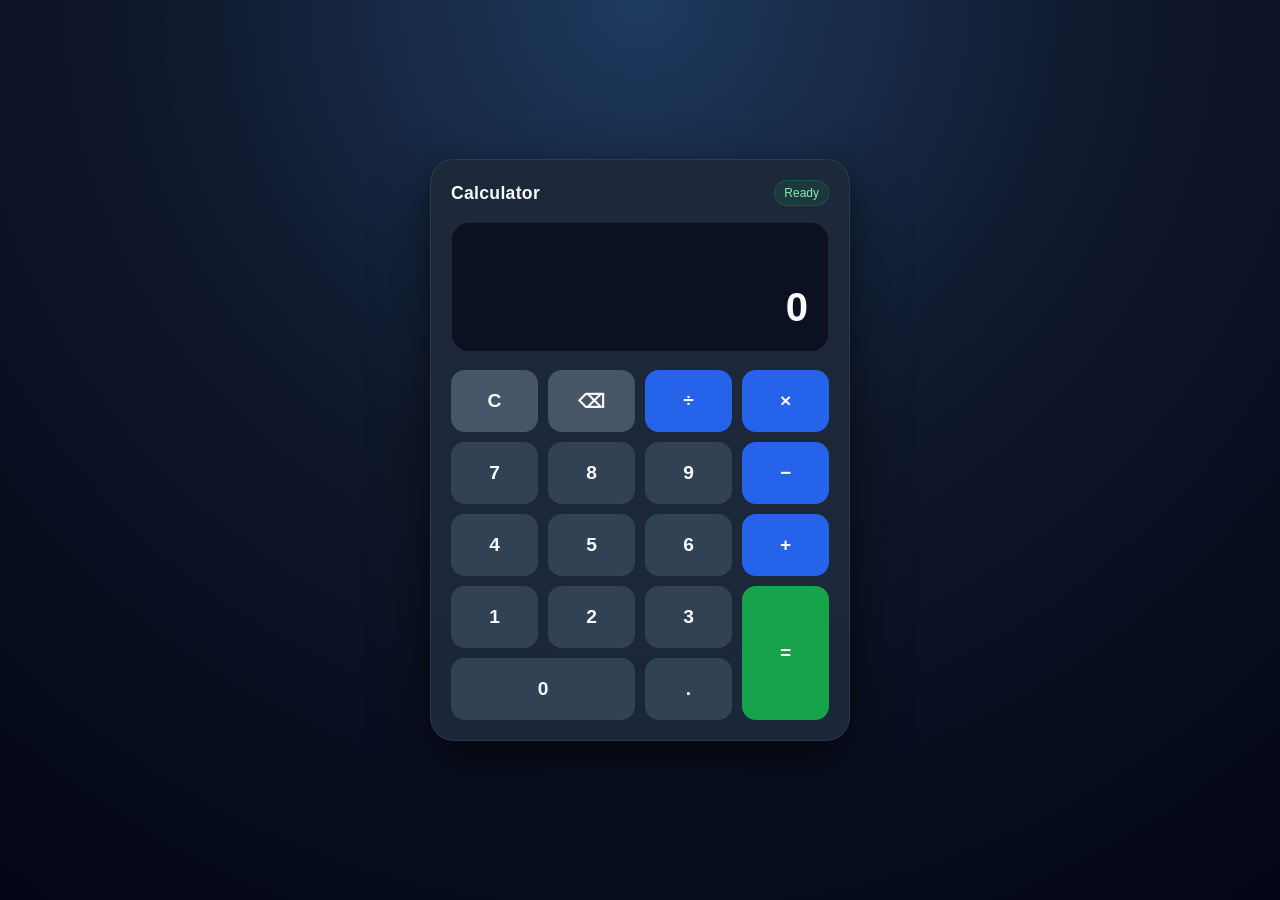
<file: Task1/index.html>
<!DOCTYPE html>
<html lang="en">
<head>
    <meta charset="UTF-8">
    <meta name="viewport" content="width=device-width, initial-scale=1.0">

    <title>Professional Calculator</title>

    <link rel="stylesheet" href="style.css">
</head>

<body>

    <main class="calculator-container">

        <section class="calculator" aria-label="Calculator">

            <div class="calculator-header">
                <span class="calculator-title">Calculator</span>
                <span class="calculator-status">Ready</span>
            </div>

            <div
    class="display"
    role="status"
    aria-live="polite"
    aria-label="Calculator display">
                <div class="previous-display" id="previousDisplay"></div>
                <div class="current-display" id="currentDisplay">0</div>
            </div>

            <div class="buttons">

                <button
    class="calculator-button function"
    data-action="clear"
    aria-label="Clear calculator">
    C
</button>

                <button
    class="calculator-button function"
    data-action="backspace"
    aria-label="Delete last digit">
    ⌫
</button>

                <button
    class="calculator-button operator"
    data-operator="÷"
    aria-label="Divide">
    ÷
</button>

                <button
    class="calculator-button operator"
    data-operator="×"
    aria-label="Multiply">
    ×
</button>

                <button class="calculator-button number" data-number="7">
                    7
                </button>

                <button class="calculator-button number" data-number="8">
                    8
                </button>

                <button class="calculator-button number" data-number="9">
                    9
                </button>

                <button
    class="calculator-button operator"
    data-operator="-"
    aria-label="Subtract">
    −
</button>

                <button class="calculator-button number" data-number="4">
                    4
                </button>

                <button class="calculator-button number" data-number="5">
                    5
                </button>

                <button class="calculator-button number" data-number="6">
                    6
                </button>

                <button
    class="calculator-button operator"
    data-operator="+"
    aria-label="Add">
    +
</button>

                <button class="calculator-button number" data-number="1">
                    1
                </button>

                <button class="calculator-button number" data-number="2">
                    2
                </button>

                <button class="calculator-button number" data-number="3">
                    3
                </button>

                <button
    class="calculator-button equals"
    data-action="calculate"
    aria-label="Calculate result">
    =
</button>

                <button class="calculator-button number zero" data-number="0">
                    0
                </button>

                <button class="calculator-button number" data-action="decimal">
                    .
                </button>

            </div>

        </section>

    </main>

    <script src="script.js"></script>

</body>
</html>
</file>
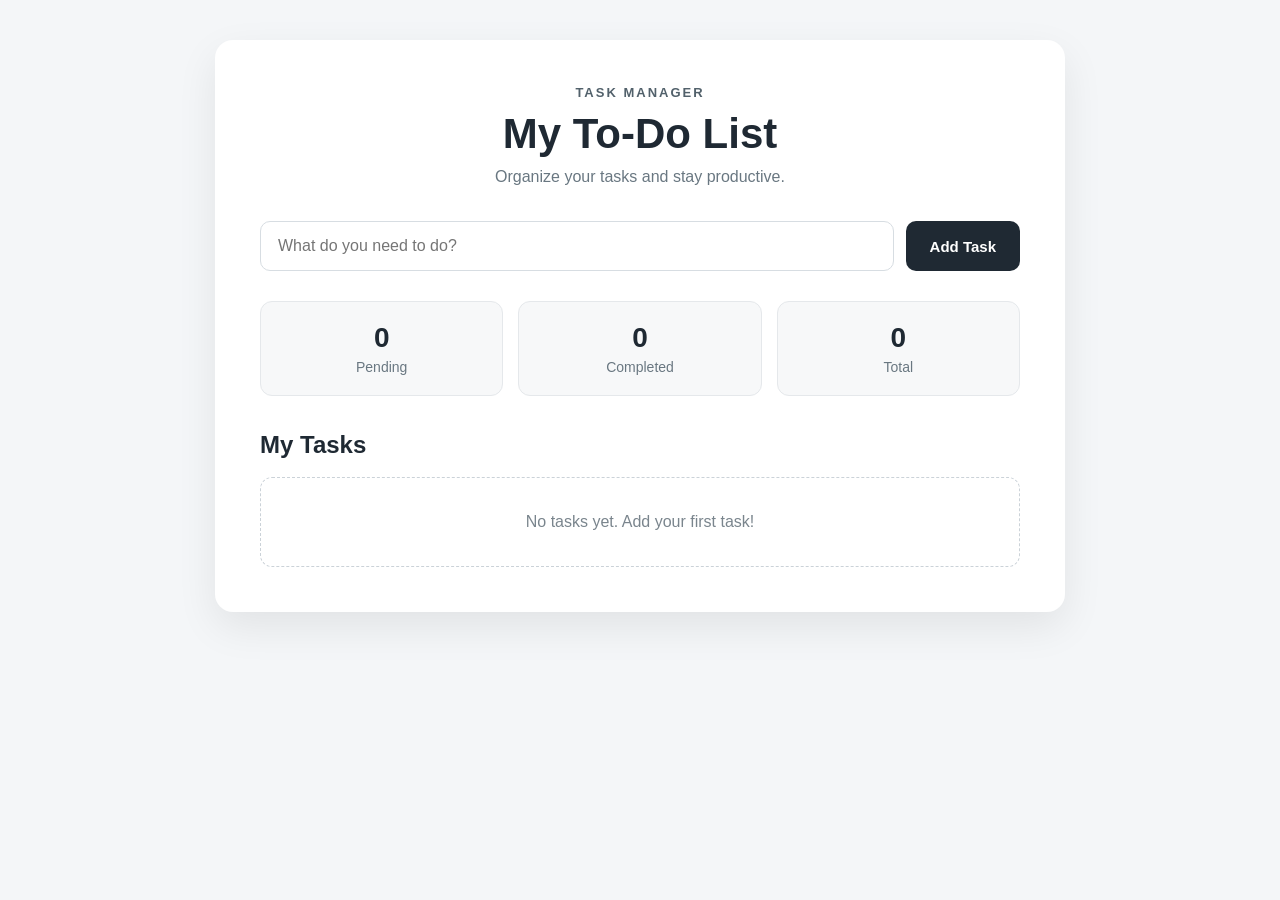
<file: Task3/index.html>
<!DOCTYPE html>
<html lang="en">
<head>
    <meta charset="UTF-8">
    <meta name="viewport" content="width=device-width, initial-scale=1.0">

    <meta
        name="description"
        content="A professional To-Do Web App for managing daily tasks."
    >

    <title>To-Do Web App</title>

    <link rel="stylesheet" href="style.css">
</head>

<body>

    <main class="app">

        <header class="app-header">
            <p class="eyebrow">TASK MANAGER</p>
            <h1>My To-Do List</h1>
            <p class="subtitle">
                Organize your tasks and stay productive.
            </p>
        </header>

        <section class="task-input-section" aria-label="Add a new task">
            <input
                type="text"
                id="taskInput"
                placeholder="What do you need to do?"
                maxlength="100"
            >

            <button id="addTaskBtn" type="button">
                Add Task
            </button>
        </section>

        <section class="task-summary" aria-label="Task summary">
            <div class="summary-card">
                <span id="pendingCount">0</span>
                <p>Pending</p>
            </div>

            <div class="summary-card">
                <span id="completedCount">0</span>
                <p>Completed</p>
            </div>

            <div class="summary-card">
                <span id="totalCount">0</span>
                <p>Total</p>
            </div>
        </section>

        <section class="tasks-section" aria-labelledby="tasks-heading">
            <div class="section-heading">
                <h2 id="tasks-heading">My Tasks</h2>
            </div>

            <div id="taskList" class="task-list">
                <p class="empty-message">
                    No tasks yet. Add your first task!
                </p>
            </div>
        </section>

    </main>

    <script src="script.js"></script>

</body>
</html>
</file>
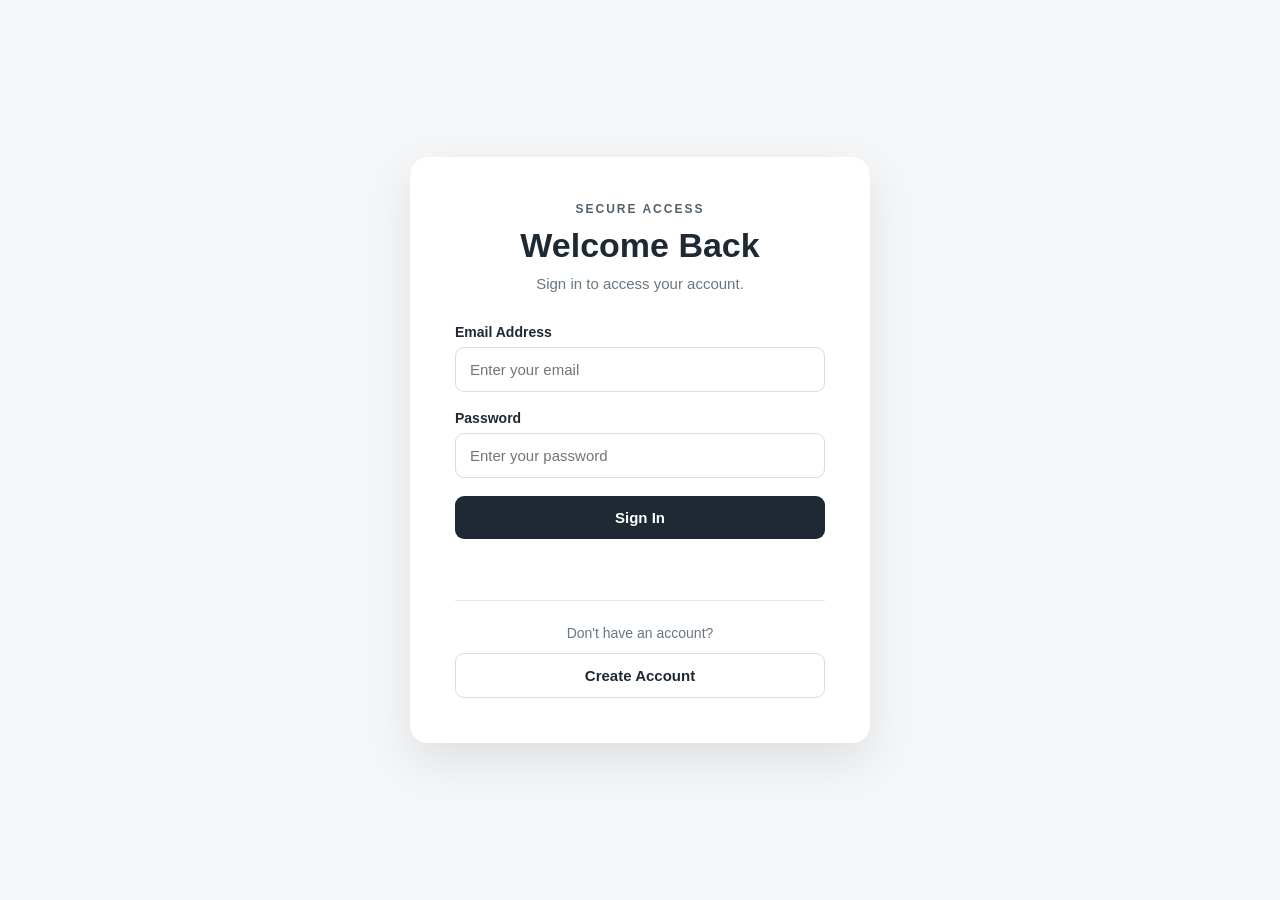
<file: Task4/index.html>
<!DOCTYPE html>
<html lang="en">
<head>
    <meta charset="UTF-8">
    <meta name="viewport" content="width=device-width, initial-scale=1.0">

    <meta
        name="description"
        content="A secure and responsive login authentication system."
    >

    <title>Login Authentication System</title>

    <link rel="stylesheet" href="style.css">
</head>

<body>

    <main class="auth-container">

        <section class="auth-card">

            <div class="auth-header">
                <p class="eyebrow">SECURE ACCESS</p>

                <h1>Welcome Back</h1>

                <p>
                    Sign in to access your account.
                </p>
            </div>


            <!-- Login Form -->

            <form id="loginForm" class="auth-form">

                <div class="form-group">
                    <label for="loginEmail">Email Address</label>

                    <input
                        type="email"
                        id="loginEmail"
                        placeholder="Enter your email"
                        autocomplete="email"
                        required
                    >
                </div>


                <div class="form-group">
                    <label for="loginPassword">Password</label>

                    <input
                        type="password"
                        id="loginPassword"
                        placeholder="Enter your password"
                        autocomplete="current-password"
                        required
                    >
                </div>


                <button type="submit" class="primary-btn">
                    Sign In
                </button>

                <p id="loginMessage" class="form-message"></p>

            </form>


            <!-- Registration Form -->

            <div class="register-section">

                <p>Don't have an account?</p>

                <button
                    type="button"
                    id="showRegisterBtn"
                    class="secondary-btn"
                >
                    Create Account
                </button>

            </div>


            <form id="registerForm" class="auth-form hidden">

                <div class="form-group">
                    <label for="registerName">Full Name</label>

                    <input
                        type="text"
                        id="registerName"
                        placeholder="Enter your name"
                        autocomplete="name"
                        required
                    >
                </div>


                <div class="form-group">
                    <label for="registerEmail">Email Address</label>

                    <input
                        type="email"
                        id="registerEmail"
                        placeholder="Enter your email"
                        autocomplete="email"
                        required
                    >
                </div>


                <div class="form-group">
                    <label for="registerPassword">Password</label>

                    <input
                        type="password"
                        id="registerPassword"
                        placeholder="Create a password"
                        autocomplete="new-password"
                        minlength="8"
                        required
                    >
                </div>


                <div class="form-group">
                    <label for="confirmPassword">Confirm Password</label>

                    <input
                        type="password"
                        id="confirmPassword"
                        placeholder="Confirm your password"
                        autocomplete="new-password"
                        minlength="8"
                        required
                    >
                </div>


                <p class="password-hint">
                    Password must contain at least 8 characters,
                    including a letter and a number.
                </p>


                <button type="submit" class="primary-btn">
                    Create Account
                </button>

                <p id="registerMessage" class="form-message"></p>

            </form>

        </section>

    </main>


    <script src="script.js"></script>

</body>
</html>
</file>
<file: Task1/style.css>
/* =========================================
   PROFESSIONAL CALCULATOR
   Oasis Infobyte - Level 2 Task 1
   ========================================= */

/* ---------- Base Reset ---------- */

* {
    margin: 0;
    padding: 0;
    box-sizing: border-box;
}

:root {
    --background: #0f172a;
    --calculator: #1e293b;
    --display: #0b1120;
    --button: #334155;
    --button-hover: #475569;
    --operator: #2563eb;
    --operator-hover: #1d4ed8;
    --function: #475569;
    --equals: #16a34a;
    --equals-hover: #15803d;
    --text-primary: #f8fafc;
    --text-secondary: #94a3b8;
    --border: rgba(255, 255, 255, 0.08);
}

/* ---------- Page ---------- */

body {
    min-height: 100vh;
    font-family: "Segoe UI", Arial, sans-serif;
    background: radial-gradient(
        circle at top,
        #1e3a5f 0%,
        var(--background) 45%,
        #020617 100%
    );
    color: var(--text-primary);

    display: flex;
    justify-content: center;
    align-items: center;

    padding: 24px;
}

/* ---------- Main Container ---------- */

.calculator-container {
    width: 100%;
    max-width: 420px;
}

/* ---------- Calculator ---------- */

.calculator {
    width: 100%;
    background: rgba(30, 41, 59, 0.95);

    border: 1px solid var(--border);
    border-radius: 24px;

    padding: 20px;

    box-shadow:
        0 25px 60px rgba(0, 0, 0, 0.45),
        0 8px 20px rgba(0, 0, 0, 0.25);

    backdrop-filter: blur(12px);
}

/* ---------- Header ---------- */

.calculator-header {
    display: flex;
    justify-content: space-between;
    align-items: center;

    margin-bottom: 16px;
}

.calculator-title {
    font-size: 1.1rem;
    font-weight: 600;
    letter-spacing: 0.3px;
}

.calculator-status {
    font-size: 0.75rem;
    color: #86efac;

    background: rgba(34, 197, 94, 0.1);
    border: 1px solid rgba(34, 197, 94, 0.2);

    padding: 5px 9px;
    border-radius: 20px;
}

/* ---------- Display ---------- */

.display {
    min-height: 130px;

    background: var(--display);

    border: 1px solid var(--border);
    border-radius: 18px;

    padding: 20px;

    margin-bottom: 18px;

    display: flex;
    flex-direction: column;
    justify-content: flex-end;
    align-items: flex-end;

    overflow: hidden;
}

.previous-display {
    width: 100%;

    min-height: 25px;

    color: var(--text-secondary);
    font-size: 0.95rem;

    text-align: right;

    overflow: hidden;
    text-overflow: ellipsis;
    white-space: nowrap;
}

.current-display {
    width: 100%;

    margin-top: 6px;

    color: var(--text-primary);

    font-size: 2.5rem;
    font-weight: 600;

    line-height: 1.2;

    text-align: right;

    overflow: hidden;
    text-overflow: ellipsis;
    white-space: nowrap;
}

/* ---------- Button Grid ---------- */

.buttons {
    display: grid;

    grid-template-columns: repeat(4, 1fr);

    gap: 10px;
}

/* ---------- General Button ---------- */

.calculator-button {
    border: none;
    border-radius: 14px;

    min-height: 62px;

    background: var(--button);
    color: var(--text-primary);

    font-size: 1.2rem;
    font-weight: 600;

    cursor: pointer;

    transition:
        transform 0.15s ease,
        background-color 0.15s ease,
        box-shadow 0.15s ease;

    user-select: none;
}

/* ---------- Hover ---------- */

.calculator-button:hover {
    background: var(--button-hover);

    transform: translateY(-2px);

    box-shadow: 0 6px 14px rgba(0, 0, 0, 0.2);
}

/* ---------- Click ---------- */

.calculator-button:active {
    transform: translateY(0);

    box-shadow: none;
}

/* ---------- Keyboard Focus ---------- */

.calculator-button:focus-visible {
    outline: 3px solid rgba(96, 165, 250, 0.7);
    outline-offset: 2px;
}

/* ---------- Operators ---------- */

.calculator-button.operator {
    background: var(--operator);
}

.calculator-button.operator:hover {
    background: var(--operator-hover);
}

/* ---------- Function Buttons ---------- */

.calculator-button.function {
    background: var(--function);
}

/* ---------- Equals ---------- */

.calculator-button.equals {
    background: var(--equals);

    grid-row: span 2;
}

.calculator-button.equals:hover {
    background: var(--equals-hover);
}

/* ---------- Zero Button ---------- */

.calculator-button.zero {
    grid-column: span 2;
}

/* ---------- Responsive Design ---------- */

@media (max-width: 480px) {

    body {
        padding: 14px;
    }

    .calculator {
        padding: 16px;

        border-radius: 20px;
    }

    .display {
        min-height: 115px;

        padding: 16px;
    }

    .current-display {
        font-size: 2.1rem;
    }

    .calculator-button {
        min-height: 58px;

        border-radius: 12px;

        font-size: 1.1rem;
    }

    .buttons {
        gap: 8px;
    }
}

/* ---------- Very Small Screens ---------- */

@media (max-width: 350px) {

    .calculator {
        padding: 12px;
    }

    .calculator-button {
        min-height: 52px;
        font-size: 1rem;
    }

    .current-display {
        font-size: 1.8rem;
    }
}
</file>
<file: Task3/style.css>
/* ================================
   Base Styles
================================ */

* {
    margin: 0;
    padding: 0;
    box-sizing: border-box;
}

body {
    min-height: 100vh;
    font-family: Arial, Helvetica, sans-serif;
    background: #f4f6f8;
    color: #1f2933;
    padding: 40px 20px;
}


/* ================================
   Main App
================================ */

.app {
    width: 100%;
    max-width: 850px;
    margin: 0 auto;
    background: #ffffff;
    border-radius: 18px;
    padding: 45px;
    box-shadow: 0 15px 40px rgba(0, 0, 0, 0.08);
}


/* ================================
   Header
================================ */

.app-header {
    text-align: center;
    margin-bottom: 35px;
}

.eyebrow {
    font-size: 13px;
    font-weight: 700;
    letter-spacing: 2px;
    margin-bottom: 10px;
    color: #52616b;
}

.app-header h1 {
    font-size: 42px;
    margin-bottom: 10px;
}

.subtitle {
    color: #697781;
    font-size: 16px;
}


/* ================================
   Task Input
================================ */

.task-input-section {
    display: flex;
    gap: 12px;
    margin-bottom: 30px;
}

#taskInput {
    flex: 1;
    padding: 15px 17px;
    border: 1px solid #d7dde2;
    border-radius: 10px;
    font-size: 16px;
    outline: none;
    transition: border-color 0.2s ease, box-shadow 0.2s ease;
}

#taskInput:focus {
    border-color: #52616b;
    box-shadow: 0 0 0 3px rgba(82, 97, 107, 0.12);
}

#addTaskBtn {
    border: none;
    border-radius: 10px;
    padding: 0 24px;
    background: #1f2933;
    color: #ffffff;
    font-size: 15px;
    font-weight: 600;
    cursor: pointer;
    transition: transform 0.2s ease, opacity 0.2s ease;
}

#addTaskBtn:hover {
    opacity: 0.9;
    transform: translateY(-1px);
}


/* ================================
   Task Summary
================================ */

.task-summary {
    display: grid;
    grid-template-columns: repeat(3, 1fr);
    gap: 15px;
    margin-bottom: 35px;
}

.summary-card {
    padding: 20px;
    text-align: center;
    background: #f7f8f9;
    border: 1px solid #e5e8eb;
    border-radius: 12px;
}

.summary-card span {
    display: block;
    font-size: 28px;
    font-weight: 700;
    margin-bottom: 5px;
}

.summary-card p {
    color: #697781;
    font-size: 14px;
}


/* ================================
   Tasks Section
================================ */

.tasks-section {
    margin-top: 10px;
}

.section-heading {
    margin-bottom: 18px;
}

.section-heading h2 {
    font-size: 24px;
}


/* ================================
   Task List
================================ */

.task-list {
    display: flex;
    flex-direction: column;
    gap: 12px;
}

.empty-message {
    text-align: center;
    padding: 35px 20px;
    border: 1px dashed #cbd2d8;
    border-radius: 12px;
    color: #7a858d;
}


/* ================================
   Responsive Design
================================ */

@media (max-width: 650px) {

    body {
        padding: 20px 12px;
    }

    .app {
        padding: 30px 20px;
    }

    .app-header h1 {
        font-size: 32px;
    }

    .task-input-section {
        flex-direction: column;
    }

    #addTaskBtn {
        padding: 14px;
    }

    .task-summary {
        grid-template-columns: 1fr;
    }
}
/* ================================
   Task Cards
================================ */

.task-item {
    display: flex;
    justify-content: space-between;
    align-items: center;
    gap: 20px;
    padding: 18px 20px;
    border: 1px solid #e1e5e8;
    border-radius: 12px;
    background: #ffffff;
    transition: box-shadow 0.2s ease, transform 0.2s ease;
}

.task-item:hover {
    box-shadow: 0 8px 20px rgba(0, 0, 0, 0.07);
    transform: translateY(-1px);
}

.task-content {
    flex: 1;
    min-width: 0;
}

.task-content h3 {
    font-size: 16px;
    margin-bottom: 6px;
    word-wrap: break-word;
}

.task-content p {
    font-size: 12px;
    color: #7a858d;
}

.task-item.completed .task-content h3 {
    text-decoration: line-through;
    opacity: 0.55;
}

.task-actions {
    display: flex;
    gap: 8px;
    flex-shrink: 0;
}

.task-actions button {
    border: none;
    border-radius: 8px;
    padding: 9px 12px;
    font-size: 13px;
    cursor: pointer;
    transition: opacity 0.2s ease, transform 0.2s ease;
}

.task-actions button:hover {
    opacity: 0.8;
    transform: translateY(-1px);
}

.complete-btn {
    background: #e8f3ec;
    color: #285c3b;
}

.edit-btn {
    background: #eef1f4;
    color: #3d4852;
}

.delete-btn {
    background: #f8e8e8;
    color: #8a3030;
}


/* ================================
   Mobile Task Cards
================================ */

@media (max-width: 650px) {

    .task-item {
        align-items: flex-start;
        flex-direction: column;
    }

    .task-actions {
        width: 100%;
    }

    .task-actions button {
        flex: 1;
    }
}
</file>
<file: Task4/style.css>
/* ================================
   Base Styles
================================ */

* {
    margin: 0;
    padding: 0;
    box-sizing: border-box;
}

body {
    min-height: 100vh;
    font-family: Arial, Helvetica, sans-serif;
    background: #f4f6f8;
    color: #1f2933;
}


/* ================================
   Authentication Container
================================ */

.auth-container {
    min-height: 100vh;
    display: flex;
    align-items: center;
    justify-content: center;
    padding: 30px 20px;
}


/* ================================
   Authentication Card
================================ */

.auth-card {
    width: 100%;
    max-width: 460px;
    background: #ffffff;
    padding: 45px;
    border-radius: 18px;
    box-shadow: 0 18px 45px rgba(0, 0, 0, 0.09);
}


/* ================================
   Header
================================ */

.auth-header {
    text-align: center;
    margin-bottom: 32px;
}

.eyebrow {
    font-size: 12px;
    font-weight: 700;
    letter-spacing: 2px;
    color: #52616b;
    margin-bottom: 10px;
}

.auth-header h1 {
    font-size: 34px;
    margin-bottom: 10px;
}

.auth-header p:last-child {
    color: #697781;
    font-size: 15px;
}


/* ================================
   Forms
================================ */

.auth-form {
    display: flex;
    flex-direction: column;
    gap: 18px;
}

.form-group {
    display: flex;
    flex-direction: column;
    gap: 7px;
}

.form-group label {
    font-size: 14px;
    font-weight: 600;
}

.form-group input {
    width: 100%;
    padding: 13px 14px;
    border: 1px solid #d7dde2;
    border-radius: 9px;
    font-size: 15px;
    outline: none;
    transition: border-color 0.2s ease, box-shadow 0.2s ease;
}

.form-group input:focus {
    border-color: #52616b;
    box-shadow: 0 0 0 3px rgba(82, 97, 107, 0.12);
}


/* ================================
   Buttons
================================ */

.primary-btn,
.secondary-btn {
    width: 100%;
    border-radius: 9px;
    padding: 13px;
    font-size: 15px;
    font-weight: 600;
    cursor: pointer;
    transition: opacity 0.2s ease, transform 0.2s ease;
}

.primary-btn {
    border: none;
    background: #1f2933;
    color: #ffffff;
}

.secondary-btn {
    border: 1px solid #d7dde2;
    background: #ffffff;
    color: #1f2933;
}

.primary-btn:hover,
.secondary-btn:hover {
    opacity: 0.85;
    transform: translateY(-1px);
}


/* ================================
   Registration Section
================================ */

.register-section {
    text-align: center;
    margin-top: 25px;
    padding-top: 24px;
    border-top: 1px solid #e5e8eb;
}

.register-section p {
    color: #697781;
    font-size: 14px;
    margin-bottom: 12px;
}


/* ================================
   Messages
================================ */

.form-message {
    min-height: 18px;
    font-size: 13px;
    text-align: center;
}

.password-hint {
    color: #697781;
    font-size: 12px;
    line-height: 1.5;
    margin-top: -8px;
}


/* ================================
   Utility
================================ */

.hidden {
    display: none;
}


/* ================================
   Responsive Design
================================ */

@media (max-width: 520px) {

    .auth-container {
        padding: 20px 12px;
    }

    .auth-card {
        padding: 30px 22px;
    }

    .auth-header h1 {
        font-size: 29px;
    }
}
/* ================================
   Dashboard
================================ */

.dashboard-content {
    display: flex;
    flex-direction: column;
    gap: 20px;
}

.dashboard-content .summary-card {
    text-align: left;
    padding: 20px;
}

.dashboard-content .summary-card strong {
    display: block;
    margin-bottom: 8px;
    font-size: 14px;
}

.dashboard-content .summary-card p {
    word-break: break-word;
}
</file>
